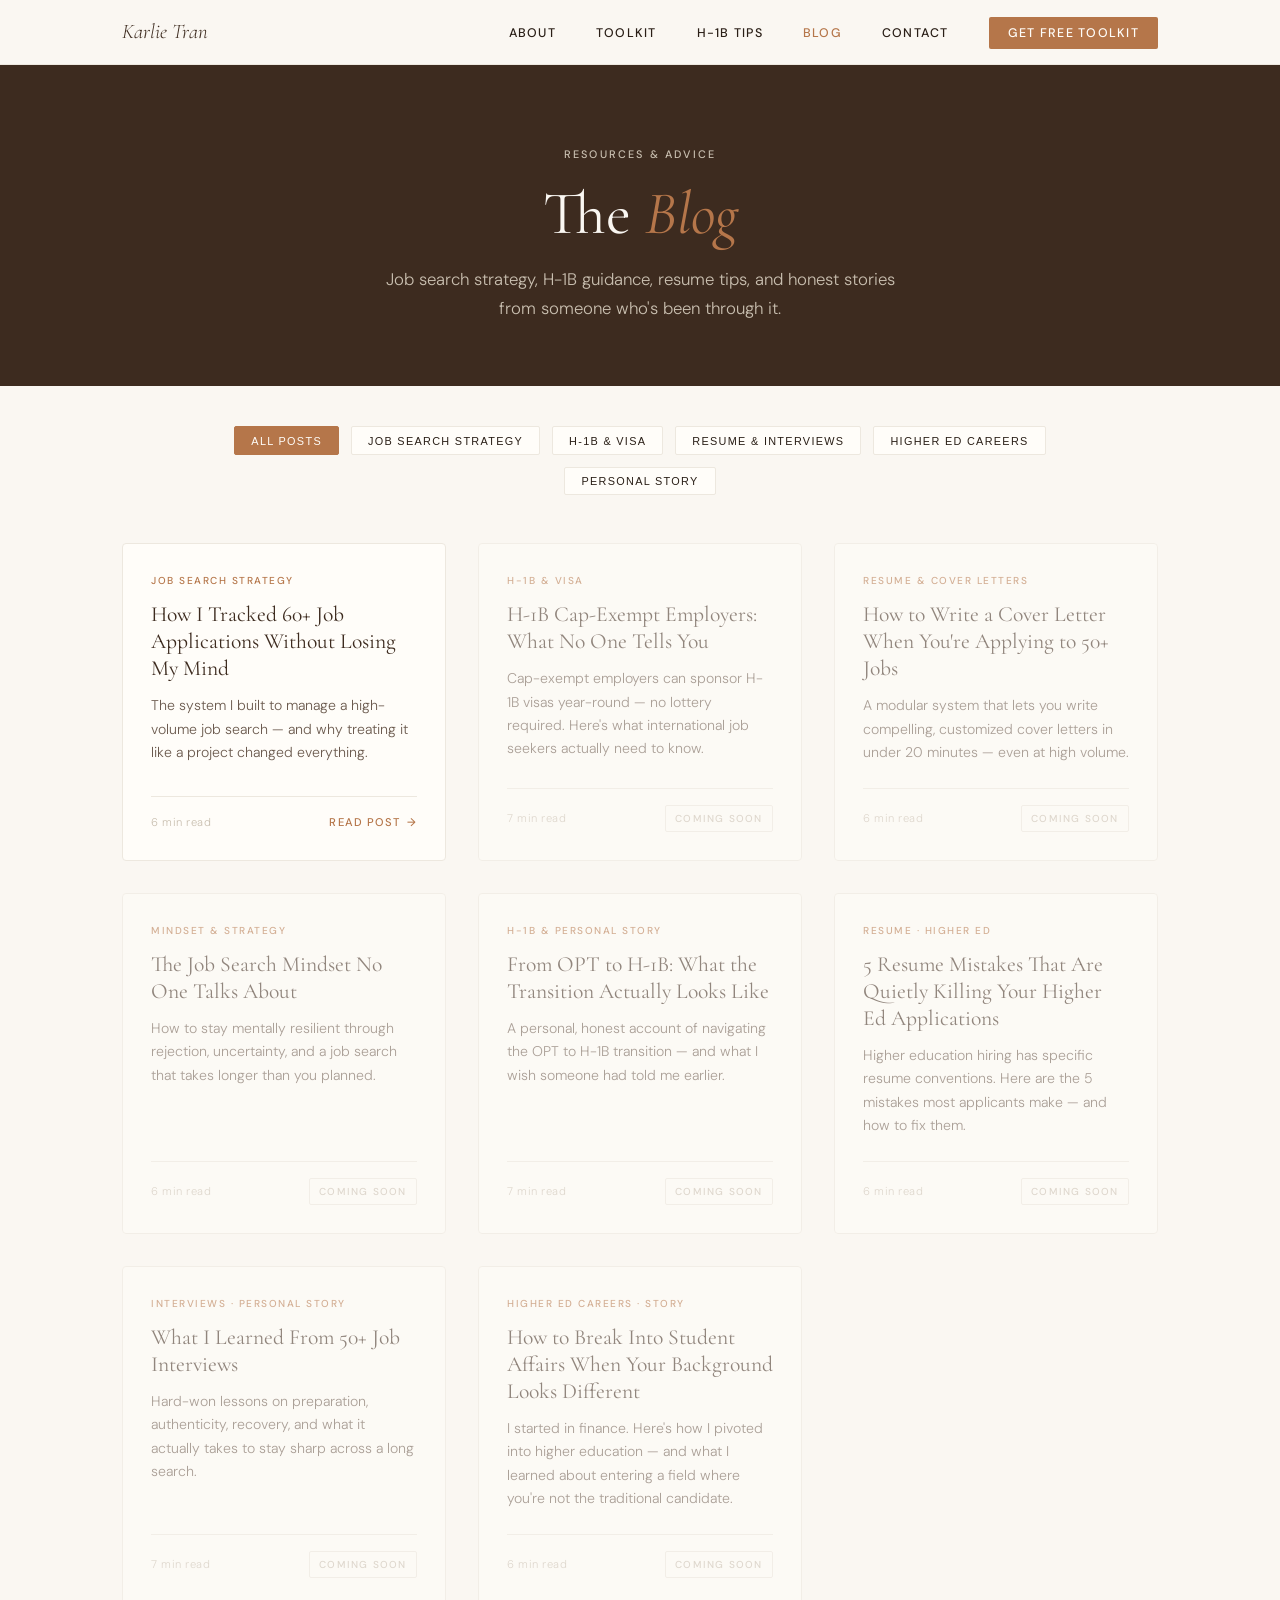
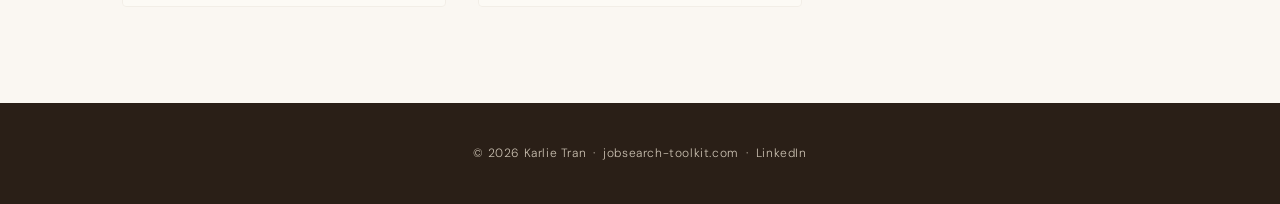
<file: blog/index.html>
<!DOCTYPE html>
<html lang="en">
<head>
  <meta charset="utf-8" />
  <meta name="viewport" content="width=device-width, initial-scale=1" />
  <title>Blog | Job Search Toolkit by Karlie Tran</title>
  <meta name="description" content="Career advice, H-1B tips, resume guidance, and job search strategy from Karlie Tran — Hall Coordinator at the University of Iowa." />
  <meta name="author" content="Karlie Tran" />
  <link rel="canonical" href="https://jobsearch-toolkit.com/blog/" />
  <meta property="og:type" content="website" />
  <meta property="og:url" content="https://jobsearch-toolkit.com/blog/" />
  <meta property="og:title" content="Blog | Job Search Toolkit by Karlie Tran" />
  <meta property="og:description" content="Career advice, H-1B tips, resume guidance, and job search strategy from Karlie Tran." />
  <link rel="preconnect" href="https://fonts.googleapis.com" />
  <link rel="preconnect" href="https://fonts.gstatic.com" crossorigin />
  <link href="https://fonts.googleapis.com/css2?family=Cormorant+Garamond:ital,wght@0,300;0,400;0,600;1,300;1,400&family=DM+Sans:wght@300;400;500&display=swap" rel="stylesheet" />
  <style>
    :root {
      --cream: #faf7f2;
      --sand: #ede8df;
      --taupe: #c9bfb0;
      --sienna: #b5764a;
      --sienna-dk: #8f5735;
      --bark: #3d2b1f;
      --ink: #2a1f17;
      --mist: #f2ede6;
      --warm-white: #fffdf9;
      --font-display: 'Cormorant Garamond', Georgia, serif;
      --font-body: 'DM Sans', system-ui, sans-serif;
      --transition: 0.3s ease;
    }
    *, *::before, *::after { box-sizing: border-box; margin: 0; padding: 0; }
    html { font-size: 16px; scroll-behavior: smooth; }
    body { background: var(--cream); color: var(--ink); font-family: var(--font-body); font-weight: 300; line-height: 1.7; }
    a { color: var(--sienna); text-decoration: none; }
    a:hover { text-decoration: underline; }
    strong { font-weight: 500; color: var(--bark); }

    /* Nav */
    nav {
      position: sticky; top: 0;
      background: rgba(250,247,242,0.94);
      backdrop-filter: blur(10px);
      border-bottom: 1px solid var(--sand);
      z-index: 10;
    }
    .nav-inner {
      display: flex; align-items: center; justify-content: space-between;
      max-width: 1100px; margin: 0 auto; padding: 0 2rem; height: 64px;
    }
    .nav-logo { font-family: var(--font-display); font-style: italic; font-size: 1.3rem; color: var(--bark); }
    .nav-links { display: flex; gap: 2.5rem; list-style: none; }
    .nav-links a { font-size: 0.78rem; font-weight: 500; letter-spacing: 0.1em; text-transform: uppercase; color: var(--ink); transition: color var(--transition); }
    .nav-links a:hover, .nav-links a.active { color: var(--sienna); text-decoration: none; }
    .nav-cta { background: var(--sienna); color: var(--warm-white) !important; padding: 0.5rem 1.2rem; border-radius: 2px; }
    .nav-cta:hover { background: var(--sienna-dk) !important; }
    .nav-toggle { display: none; flex-direction: column; gap: 5px; cursor: pointer; background: none; border: none; padding: 4px; }
    .nav-toggle span { display: block; width: 24px; height: 1.5px; background: var(--ink); }
    @media (max-width: 768px) {
      .nav-links { display: none; }
      .nav-links.open { display: flex; flex-direction: column; position: fixed; top: 64px; left: 0; right: 0; background: var(--cream); border-bottom: 1px solid var(--sand); padding: 1.5rem 2rem; gap: 1.25rem; }
      .nav-toggle { display: flex; }
      .nav-cta-li { display: none; }
    }

    /* Page hero */
    .page-hero {
      background: var(--bark);
      padding: 5rem 2rem 4rem;
      text-align: center;
    }
    .page-hero .eyebrow {
      font-size: 0.68rem; font-weight: 500; letter-spacing: 0.2em;
      text-transform: uppercase; color: var(--taupe);
      display: block; margin-bottom: 1rem;
    }
    .page-hero h1 {
      font-family: var(--font-display);
      font-size: clamp(2.5rem, 5vw, 3.8rem);
      font-weight: 400; color: var(--cream); line-height: 1.15;
      margin-bottom: 1rem;
    }
    .page-hero h1 em { font-style: italic; color: var(--sienna); }
    .page-hero p { color: var(--taupe); font-size: 1.05rem; max-width: 520px; margin: 0 auto; }

    /* Filter tags */
    .filter-bar {
      display: flex; gap: 0.75rem; flex-wrap: wrap;
      justify-content: center;
      padding: 2.5rem 2rem 0;
      max-width: 900px; margin: 0 auto;
    }
    .filter-tag {
      font-size: 0.68rem; font-weight: 500; letter-spacing: 0.12em;
      text-transform: uppercase; padding: 0.45rem 1rem;
      border: 1px solid var(--sand); border-radius: 2px;
      color: var(--ink); cursor: pointer; background: var(--warm-white);
      transition: all var(--transition);
    }
    .filter-tag:hover, .filter-tag.active {
      background: var(--sienna); color: var(--warm-white);
      border-color: var(--sienna);
    }

    /* Blog grid */
    .blog-grid {
      display: grid;
      grid-template-columns: repeat(auto-fill, minmax(300px, 1fr));
      gap: 2rem;
      max-width: 1100px; margin: 3rem auto 6rem;
      padding: 0 2rem;
    }

    /* Post card */
    .post-card {
      background: var(--warm-white);
      border: 1px solid var(--sand);
      border-radius: 4px;
      overflow: hidden;
      transition: transform var(--transition), box-shadow var(--transition);
      display: flex; flex-direction: column;
    }
    .post-card:hover {
      transform: translateY(-4px);
      box-shadow: 0 12px 40px rgba(61,43,31,0.1);
    }
    .post-card-body { padding: 1.75rem; flex: 1; display: flex; flex-direction: column; }
    .post-tag {
      font-size: 0.63rem; font-weight: 500; letter-spacing: 0.15em;
      text-transform: uppercase; color: var(--sienna);
      margin-bottom: 0.75rem; display: block;
    }
    .post-card h2 {
      font-family: var(--font-display);
      font-size: 1.35rem; font-weight: 400;
      color: var(--bark); line-height: 1.25;
      margin-bottom: 0.75rem;
    }
    .post-card p {
      font-size: 0.88rem; color: #6b5a4e;
      line-height: 1.65; flex: 1;
      margin-bottom: 1.5rem;
    }
    .post-card-footer {
      display: flex; align-items: center; justify-content: space-between;
      padding-top: 1rem;
      border-top: 1px solid var(--sand);
      margin-top: auto;
    }
    .post-meta { font-size: 0.7rem; color: var(--taupe); letter-spacing: 0.05em; }
    .read-link {
      font-size: 0.7rem; font-weight: 500; letter-spacing: 0.1em;
      text-transform: uppercase; color: var(--sienna);
      transition: gap var(--transition);
      display: inline-flex; align-items: center; gap: 0.4rem;
    }
    .read-link::after { content: '→'; transition: transform var(--transition); }
    .read-link:hover::after { transform: translateX(4px); }
    .read-link:hover { text-decoration: none; }

    /* Coming soon cards */
    .post-card--soon {
      opacity: 0.55;
      pointer-events: none;
    }
    .coming-soon-badge {
      font-size: 0.63rem; font-weight: 500; letter-spacing: 0.12em;
      text-transform: uppercase; color: var(--taupe);
      border: 1px solid var(--sand);
      padding: 0.25rem 0.6rem; border-radius: 2px;
    }

    /* Footer */
    footer { background: var(--ink); color: var(--taupe); text-align: center; padding: 2.5rem; font-size: 0.75rem; letter-spacing: 0.05em; }
    footer a { color: var(--taupe); }
    footer a:hover { color: var(--cream); }
  </style>
</head>
<body>

  <nav>
    <div class="nav-inner">
      <a href="https://jobsearch-toolkit.com" class="nav-logo">Karlie Tran</a>
      <ul class="nav-links" id="nav-links">
        <li><a href="https://jobsearch-toolkit.com/#about">About</a></li>
        <li><a href="https://jobsearch-toolkit.com/#toolkit">Toolkit</a></li>
        <li><a href="https://jobsearch-toolkit.com/#h1b">H-1B Tips</a></li>
        <li><a href="https://jobsearch-toolkit.com/blog/" class="active">Blog</a></li>
        <li><a href="https://jobsearch-toolkit.com/#contact">Contact</a></li>
        <li class="nav-cta-li"><a href="https://jobsearch-toolkit.com/#toolkit" class="nav-cta">Get Free Toolkit</a></li>
      </ul>
      <button class="nav-toggle" id="nav-toggle" aria-label="Toggle navigation">
        <span></span><span></span><span></span>
      </button>
    </div>
  </nav>

  <header class="page-hero">
    <span class="eyebrow">Resources & Advice</span>
    <h1>The <em>Blog</em></h1>
    <p>Job search strategy, H-1B guidance, resume tips, and honest stories from someone who's been through it.</p>
  </header>

  <!-- Filter tags -->
  <div class="filter-bar">
    <button class="filter-tag active" data-filter="all">All Posts</button>
    <button class="filter-tag" data-filter="strategy">Job Search Strategy</button>
    <button class="filter-tag" data-filter="h1b">H-1B & Visa</button>
    <button class="filter-tag" data-filter="resume">Resume & Interviews</button>
    <button class="filter-tag" data-filter="highered">Higher Ed Careers</button>
    <button class="filter-tag" data-filter="story">Personal Story</button>
  </div>

  <!-- Blog grid -->
  <main class="blog-grid" id="blog-grid">

    <article class="post-card" data-tags="strategy">
      <div class="post-card-body">
        <span class="post-tag">Job Search Strategy</span>
        <h2>How I Tracked 60+ Job Applications Without Losing My Mind</h2>
        <p>The system I built to manage a high-volume job search — and why treating it like a project changed everything.</p>
        <div class="post-card-footer">
          <span class="post-meta">6 min read</span>
          <a href="https://jobsearch-toolkit.com/blog/how-i-tracked-60-applications.html" class="read-link">Read post</a>
        </div>
      </div>
    </article>

    <article class="post-card post-card--soon" data-tags="h1b">
      <div class="post-card-body">
        <span class="post-tag">H-1B & Visa</span>
        <h2>H-1B Cap-Exempt Employers: What No One Tells You</h2>
        <p>Cap-exempt employers can sponsor H-1B visas year-round — no lottery required. Here's what international job seekers actually need to know.</p>
        <div class="post-card-footer">
          <span class="post-meta">7 min read</span>
          <span class="coming-soon-badge">Coming Soon</span>
        </div>
      </div>
    </article>

    <article class="post-card post-card--soon" data-tags="resume">
      <div class="post-card-body">
        <span class="post-tag">Resume & Cover Letters</span>
        <h2>How to Write a Cover Letter When You're Applying to 50+ Jobs</h2>
        <p>A modular system that lets you write compelling, customized cover letters in under 20 minutes — even at high volume.</p>
        <div class="post-card-footer">
          <span class="post-meta">6 min read</span>
          <span class="coming-soon-badge">Coming Soon</span>
        </div>
      </div>
    </article>

    <article class="post-card post-card--soon" data-tags="strategy story">
      <div class="post-card-body">
        <span class="post-tag">Mindset & Strategy</span>
        <h2>The Job Search Mindset No One Talks About</h2>
        <p>How to stay mentally resilient through rejection, uncertainty, and a job search that takes longer than you planned.</p>
        <div class="post-card-footer">
          <span class="post-meta">6 min read</span>
          <span class="coming-soon-badge">Coming Soon</span>
        </div>
      </div>
    </article>

    <article class="post-card post-card--soon" data-tags="h1b story">
      <div class="post-card-body">
        <span class="post-tag">H-1B & Personal Story</span>
        <h2>From OPT to H-1B: What the Transition Actually Looks Like</h2>
        <p>A personal, honest account of navigating the OPT to H-1B transition — and what I wish someone had told me earlier.</p>
        <div class="post-card-footer">
          <span class="post-meta">7 min read</span>
          <span class="coming-soon-badge">Coming Soon</span>
        </div>
      </div>
    </article>

    <article class="post-card post-card--soon" data-tags="resume highered">
      <div class="post-card-body">
        <span class="post-tag">Resume · Higher Ed</span>
        <h2>5 Resume Mistakes That Are Quietly Killing Your Higher Ed Applications</h2>
        <p>Higher education hiring has specific resume conventions. Here are the 5 mistakes most applicants make — and how to fix them.</p>
        <div class="post-card-footer">
          <span class="post-meta">6 min read</span>
          <span class="coming-soon-badge">Coming Soon</span>
        </div>
      </div>
    </article>

    <article class="post-card post-card--soon" data-tags="resume story">
      <div class="post-card-body">
        <span class="post-tag">Interviews · Personal Story</span>
        <h2>What I Learned From 50+ Job Interviews</h2>
        <p>Hard-won lessons on preparation, authenticity, recovery, and what it actually takes to stay sharp across a long search.</p>
        <div class="post-card-footer">
          <span class="post-meta">7 min read</span>
          <span class="coming-soon-badge">Coming Soon</span>
        </div>
      </div>
    </article>

    <article class="post-card post-card--soon" data-tags="highered story">
      <div class="post-card-body">
        <span class="post-tag">Higher Ed Careers · Story</span>
        <h2>How to Break Into Student Affairs When Your Background Looks Different</h2>
        <p>I started in finance. Here's how I pivoted into higher education — and what I learned about entering a field where you're not the traditional candidate.</p>
        <div class="post-card-footer">
          <span class="post-meta">6 min read</span>
          <span class="coming-soon-badge">Coming Soon</span>
        </div>
      </div>
    </article>

  </main>

  <footer>
    <p>&copy; 2026 Karlie Tran &nbsp;·&nbsp; <a href="https://jobsearch-toolkit.com">jobsearch-toolkit.com</a> &nbsp;·&nbsp; <a href="https://www.linkedin.com/in/karlietran/" target="_blank" rel="noopener me">LinkedIn</a></p>
  </footer>

  <script>
    // Mobile nav
    const toggle = document.getElementById('nav-toggle');
    const navLinks = document.getElementById('nav-links');
    toggle.addEventListener('click', () => navLinks.classList.toggle('open'));

    // Filter tags
    const filterBtns = document.querySelectorAll('.filter-tag');
    const cards = document.querySelectorAll('.post-card');

    filterBtns.forEach(btn => {
      btn.addEventListener('click', () => {
        filterBtns.forEach(b => b.classList.remove('active'));
        btn.classList.add('active');
        const filter = btn.dataset.filter;
        cards.forEach(card => {
          const tags = card.dataset.tags || '';
          card.style.display = (filter === 'all' || tags.includes(filter)) ? 'flex' : 'none';
        });
      });
    });
  </script>

</body>
</html>
</file>
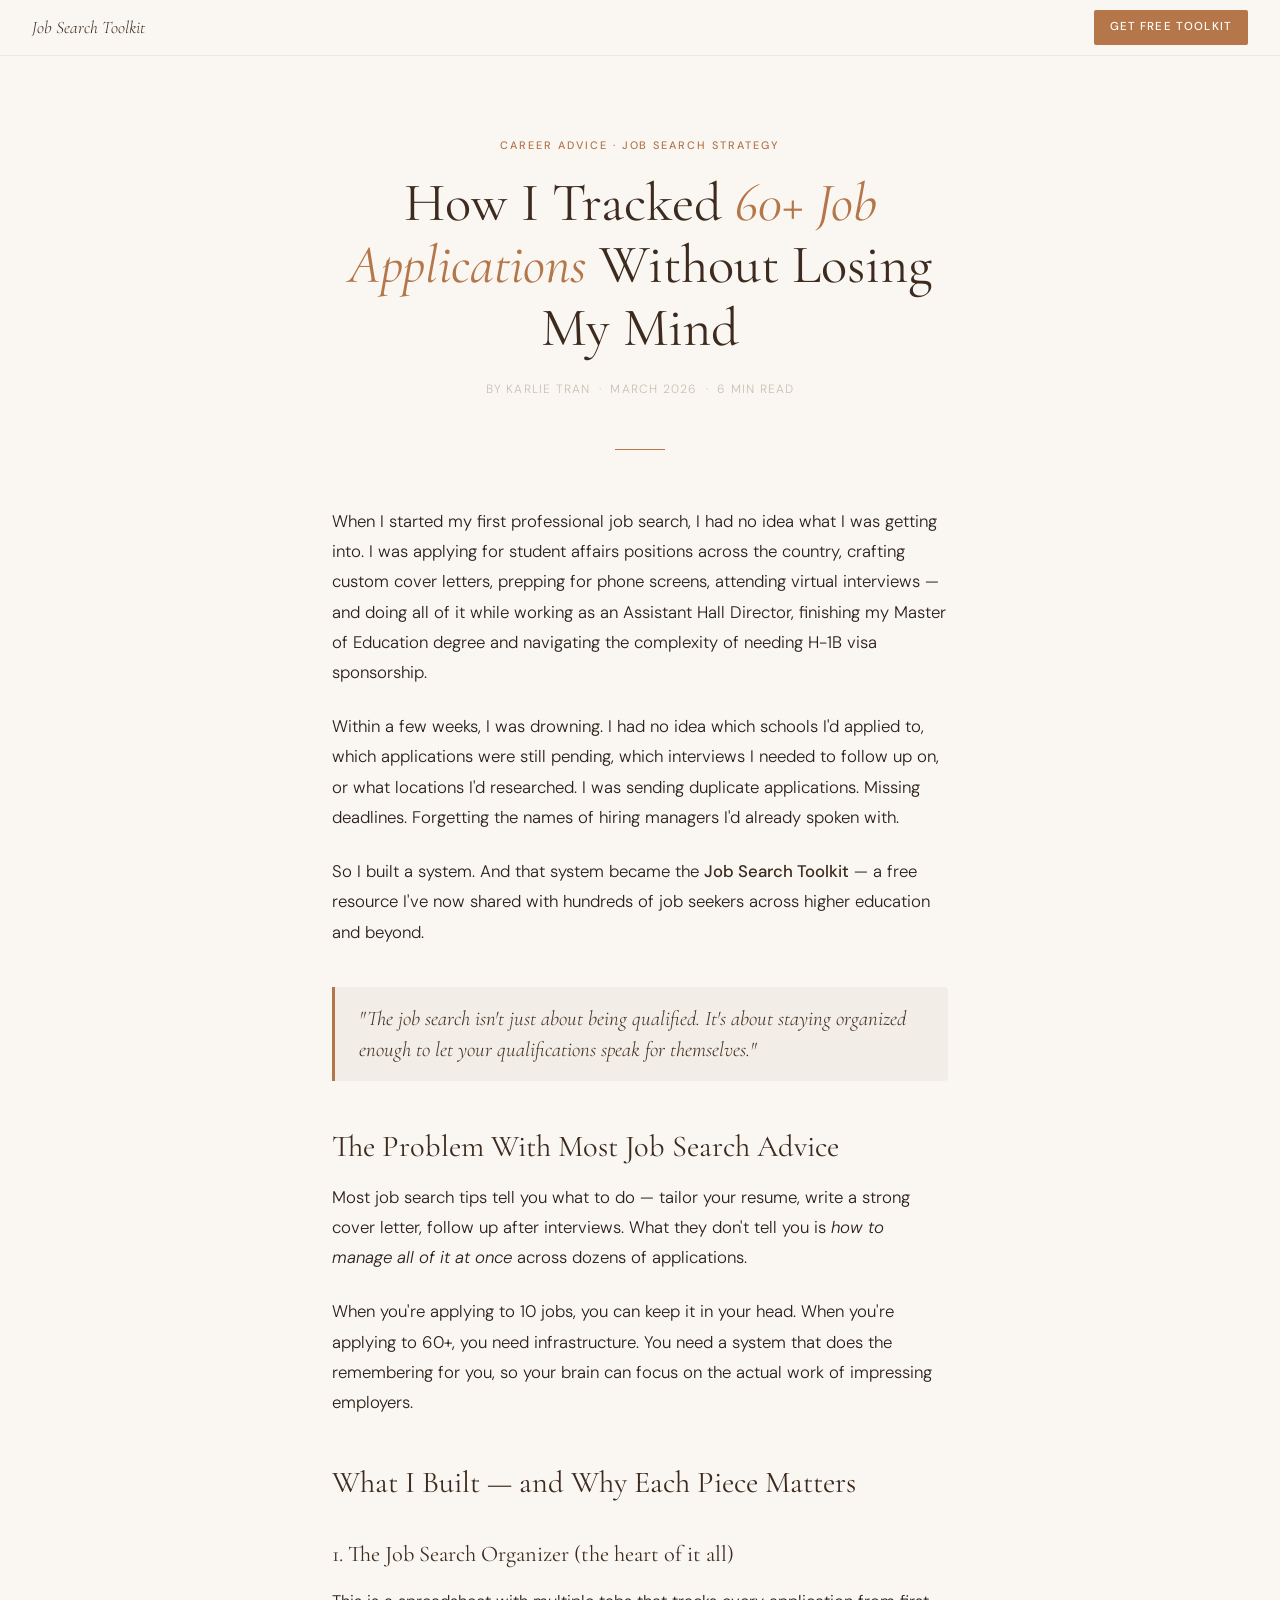
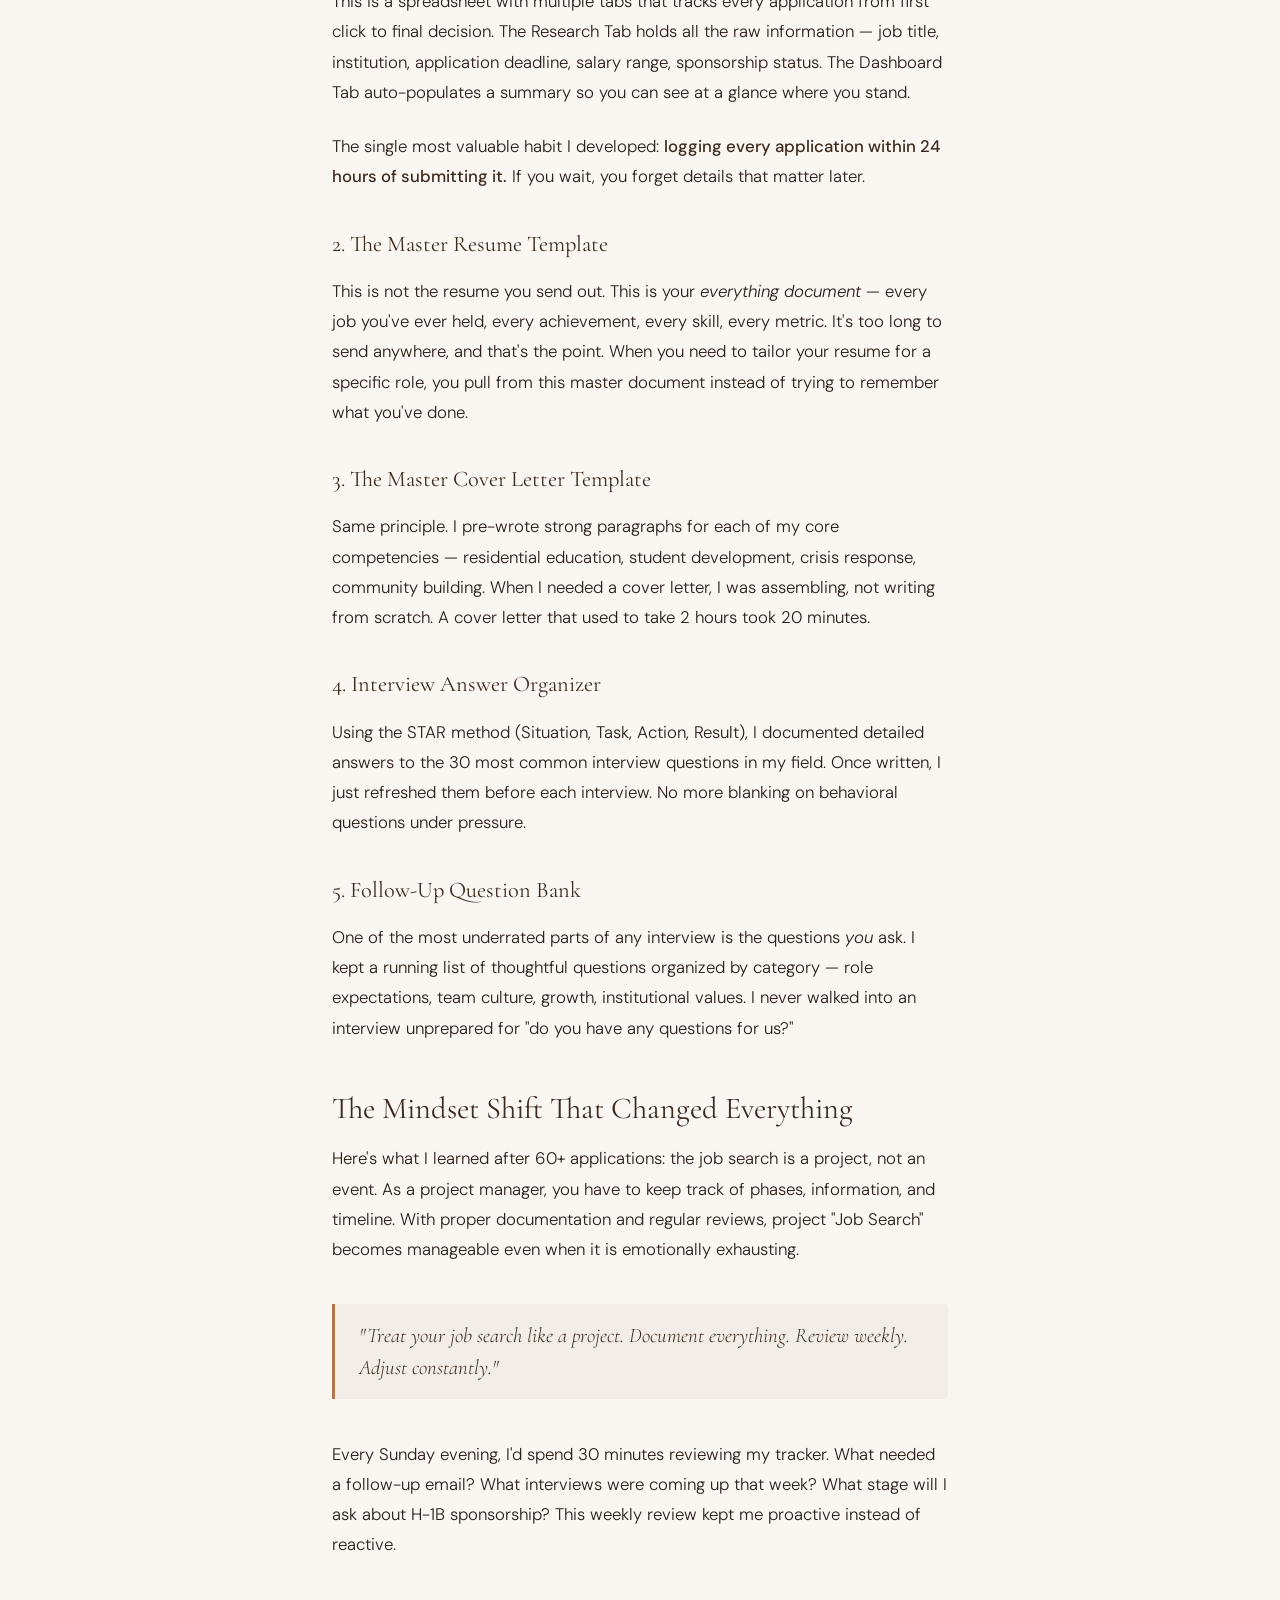
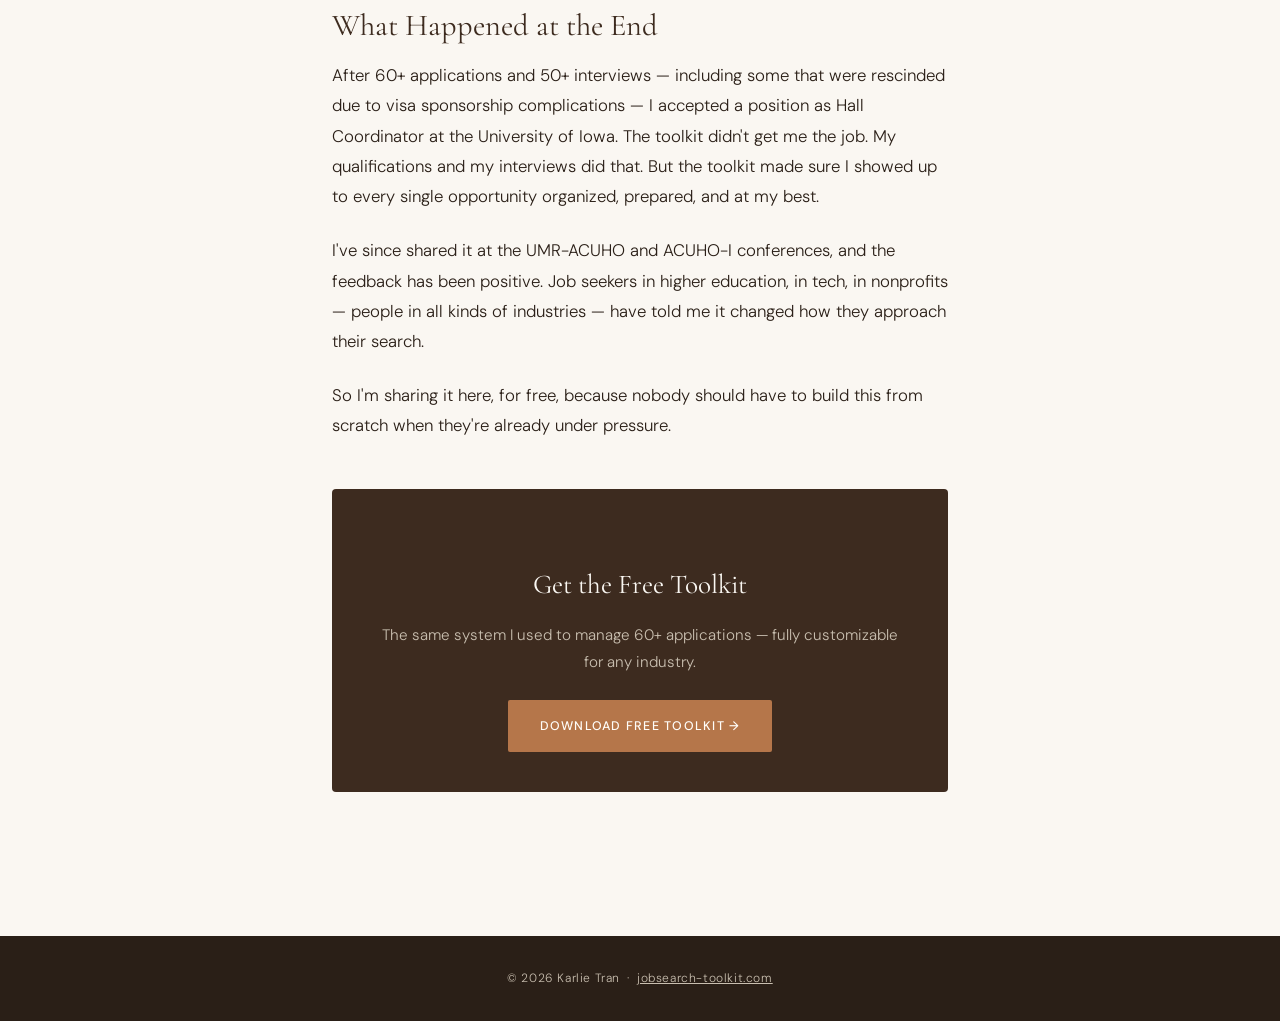
<file: blog/blog-1-how-i-tracked-60-applications.html>
<!DOCTYPE html>
<html lang="en">
<head>
  <meta charset="utf-8" />
  <meta name="viewport" content="width=device-width, initial-scale=1" />

  <title>How I Tracked 60+ Job Applications Without Losing My Mind | Karlie Tran</title>
  <meta name="description" content="Applying to 60+ jobs is overwhelming — unless you have a system. Here's exactly how Karlie Tran built a free job search toolkit that kept her organized, sane, and eventually employed." />
  <meta name="author" content="Karlie Tran" />
  <link rel="canonical" href="https://jobsearch-toolkit.com/blog/how-i-tracked-60-applications" />

  <meta property="og:type" content="article" />
  <meta property="og:url" content="https://jobsearch-toolkit.com/blog/how-i-tracked-60-applications" />
  <meta property="og:title" content="How I Tracked 60+ Job Applications Without Losing My Mind" />
  <meta property="og:description" content="Applying to 60+ jobs is overwhelming — unless you have a system. Here's the free toolkit that kept me organized and sane." />
  <meta property="og:image" content="https://jobsearch-toolkit.com/images/toolkit-gdrive.jpg" />

  <script type="application/ld+json">
  {
    "@context": "https://schema.org",
    "@type": "BlogPosting",
    "headline": "How I Tracked 60+ Job Applications Without Losing My Mind",
    "author": { "@type": "Person", "name": "Karlie Tran" },
    "publisher": { "@type": "Organization", "name": "Job Search Toolkit", "url": "https://jobsearch-toolkit.com" },
    "datePublished": "2026-03-09",
    "url": "https://jobsearch-toolkit.com/blog/how-i-tracked-60-applications",
    "description": "Applying to 60+ jobs is overwhelming — unless you have a system."
  }
  </script>

  <link rel="preconnect" href="https://fonts.googleapis.com" />
  <link rel="preconnect" href="https://fonts.gstatic.com" crossorigin />
  <link href="https://fonts.googleapis.com/css2?family=Cormorant+Garamond:ital,wght@0,300;0,400;0,600;1,300;1,400&family=DM+Sans:wght@300;400;500&display=swap" rel="stylesheet" />

  <style>
    :root {
      --cream: #faf7f2;
      --sand: #ede8df;
      --taupe: #c9bfb0;
      --sienna: #b5764a;
      --sienna-dk: #8f5735;
      --bark: #3d2b1f;
      --ink: #2a1f17;
      --mist: #f2ede6;
      --font-display: 'Cormorant Garamond', Georgia, serif;
      --font-body: 'DM Sans', system-ui, sans-serif;
      --max-w: 680px;
      --transition: 0.3s ease;
    }
    *, *::before, *::after { box-sizing: border-box; margin: 0; padding: 0; }
    html { font-size: 16px; scroll-behavior: smooth; }
    body {
      background: var(--cream);
      color: var(--ink);
      font-family: var(--font-body);
      font-weight: 300;
      line-height: 1.8;
    }
    a { color: var(--sienna); }
    a:hover { color: var(--sienna-dk); }

    /* Nav */
    nav {
      position: sticky; top: 0;
      background: rgba(250,247,242,0.94);
      backdrop-filter: blur(10px);
      border-bottom: 1px solid var(--sand);
      padding: 0 2rem;
      height: 56px;
      display: flex;
      align-items: center;
      justify-content: space-between;
      z-index: 10;
    }
    .nav-home {
      font-family: var(--font-display);
      font-style: italic;
      font-size: 1.1rem;
      color: var(--bark);
      text-decoration: none;
    }
    .nav-cta {
      font-size: 0.72rem;
      font-weight: 500;
      letter-spacing: 0.1em;
      text-transform: uppercase;
      background: var(--sienna);
      color: #fffdf9;
      padding: 0.45rem 1rem;
      border-radius: 2px;
      text-decoration: none;
      transition: background var(--transition);
    }
    .nav-cta:hover { background: var(--sienna-dk); color: #fffdf9; }

    /* Hero */
    .post-hero {
      max-width: var(--max-w);
      margin: 5rem auto 0;
      padding: 0 2rem;
      text-align: center;
    }
    .post-eyebrow {
      font-size: 0.68rem;
      font-weight: 500;
      letter-spacing: 0.18em;
      text-transform: uppercase;
      color: var(--sienna);
      display: block;
      margin-bottom: 1rem;
    }
    .post-title {
      font-family: var(--font-display);
      font-size: clamp(2.2rem, 5vw, 3.4rem);
      font-weight: 400;
      color: var(--bark);
      line-height: 1.15;
      margin-bottom: 1.25rem;
    }
    .post-title em { font-style: italic; color: var(--sienna); }
    .post-meta {
      font-size: 0.75rem;
      letter-spacing: 0.1em;
      text-transform: uppercase;
      color: var(--taupe);
      margin-bottom: 3rem;
    }
    .post-divider {
      width: 50px; height: 1px;
      background: var(--sienna);
      margin: 0 auto 3.5rem;
    }

    /* Body */
    .post-body {
      max-width: var(--max-w);
      margin: 0 auto;
      padding: 0 2rem 6rem;
    }
    .post-body p { margin-bottom: 1.5rem; font-size: 1.05rem; }
    .post-body h2 {
      font-family: var(--font-display);
      font-size: 1.9rem;
      font-weight: 400;
      color: var(--bark);
      margin: 3rem 0 1rem;
      line-height: 1.2;
    }
    .post-body h3 {
      font-family: var(--font-display);
      font-size: 1.4rem;
      font-weight: 400;
      color: var(--bark);
      margin: 2rem 0 0.75rem;
    }
    .post-body ul, .post-body ol {
      padding-left: 1.4rem;
      margin-bottom: 1.5rem;
    }
    .post-body li { margin-bottom: 0.6rem; font-size: 1.05rem; }
    .post-body strong { font-weight: 500; color: var(--bark); }

    .pullquote {
      border-left: 3px solid var(--sienna);
      padding: 1rem 1.5rem;
      margin: 2.5rem 0;
      background: var(--mist);
      border-radius: 0 4px 4px 0;
    }
    .pullquote p {
      font-family: var(--font-display);
      font-size: 1.3rem;
      font-style: italic;
      color: var(--bark);
      margin: 0;
      line-height: 1.5;
    }

    .cta-box {
      background: var(--bark);
      color: var(--cream);
      border-radius: 4px;
      padding: 2.5rem;
      text-align: center;
      margin: 3rem 0;
    }
    .cta-box h3 {
      font-family: var(--font-display);
      font-size: 1.7rem;
      font-weight: 400;
      color: var(--cream);
      margin-bottom: 0.75rem;
    }
    .cta-box p { color: #c9bfb0; font-size: 0.95rem; margin-bottom: 1.5rem; }
    .cta-btn {
      display: inline-block;
      background: var(--sienna);
      color: #fffdf9;
      font-size: 0.78rem;
      font-weight: 500;
      letter-spacing: 0.1em;
      text-transform: uppercase;
      padding: 0.9rem 2rem;
      border-radius: 2px;
      text-decoration: none;
      transition: background var(--transition);
    }
    .cta-btn:hover { background: var(--sienna-dk); color: #fffdf9; }

    footer {
      background: var(--ink);
      color: var(--taupe);
      text-align: center;
      padding: 2rem;
      font-size: 0.75rem;
      letter-spacing: 0.05em;
    }
    footer a { color: var(--taupe); }
  </style>
</head>
<body>

  <nav>
    <a href="https://jobsearch-toolkit.com" class="nav-home">Job Search Toolkit</a>
    <a href="https://jobsearch-toolkit.com/#toolkit" class="nav-cta">Get Free Toolkit</a>
  </nav>

  <header class="post-hero">
    <span class="post-eyebrow">Career Advice · Job Search Strategy</span>
    <h1 class="post-title">How I Tracked <em>60+ Job Applications</em> Without Losing My Mind</h1>
    <p class="post-meta">By Karlie Tran &nbsp;·&nbsp; March 2026 &nbsp;·&nbsp; 6 min read</p>
    <div class="post-divider"></div>
  </header>

  <article class="post-body">

    <p>When I started my first professional job search, I had no idea what I was getting into. I was applying for student affairs positions across the country, crafting custom cover letters, prepping for phone screens, attending virtual interviews — and doing all of it while working as an Assistant Hall Director, finishing my Master of Education degree and navigating the complexity of needing H-1B visa sponsorship.</p>

    <p>Within a few weeks, I was drowning. I had no idea which schools I'd applied to, which applications were still pending, which interviews I needed to follow up on, or what locations I'd researched. I was sending duplicate applications. Missing deadlines. Forgetting the names of hiring managers I'd already spoken with.</p>

    <p>So I built a system. And that system became the <strong>Job Search Toolkit</strong> — a free resource I've now shared with hundreds of job seekers across higher education and beyond.</p>

    <div class="pullquote">
      <p>"The job search isn't just about being qualified. It's about staying organized enough to let your qualifications speak for themselves."</p>
    </div>

    <h2>The Problem With Most Job Search Advice</h2>

    <p>Most job search tips tell you what to do — tailor your resume, write a strong cover letter, follow up after interviews. What they don't tell you is <em>how to manage all of it at once</em> across dozens of applications.</p>

    <p>When you're applying to 10 jobs, you can keep it in your head. When you're applying to 60+, you need infrastructure. You need a system that does the remembering for you, so your brain can focus on the actual work of impressing employers.</p>

    <h2>What I Built — and Why Each Piece Matters</h2>

    <h3>1. The Job Search Organizer (the heart of it all)</h3>
    <p>This is a spreadsheet with multiple tabs that tracks every application from first click to final decision. The Research Tab holds all the raw information — job title, institution, application deadline, salary range, sponsorship status. The Dashboard Tab auto-populates a summary so you can see at a glance where you stand.</p>
    <p>The single most valuable habit I developed: <strong>logging every application within 24 hours of submitting it.</strong> If you wait, you forget details that matter later.</p>

    <h3>2. The Master Resume Template</h3>
    <p>This is not the resume you send out. This is your <em>everything document</em> — every job you've ever held, every achievement, every skill, every metric. It's too long to send anywhere, and that's the point. When you need to tailor your resume for a specific role, you pull from this master document instead of trying to remember what you've done.</p>

    <h3>3. The Master Cover Letter Template</h3>
    <p>Same principle. I pre-wrote strong paragraphs for each of my core competencies — residential education, student development, crisis response, community building. When I needed a cover letter, I was assembling, not writing from scratch. A cover letter that used to take 2 hours took 20 minutes.</p>

    <h3>4. Interview Answer Organizer</h3>
    <p>Using the STAR method (Situation, Task, Action, Result), I documented detailed answers to the 30 most common interview questions in my field. Once written, I just refreshed them before each interview. No more blanking on behavioral questions under pressure.</p>

    <h3>5. Follow-Up Question Bank</h3>
    <p>One of the most underrated parts of any interview is the questions <em>you</em> ask. I kept a running list of thoughtful questions organized by category — role expectations, team culture, growth, institutional values. I never walked into an interview unprepared for "do you have any questions for us?"</p>

    <h2>The Mindset Shift That Changed Everything</h2>

    <p>Here's what I learned after 60+ applications: the job search is a project, not an event. As a project manager, you have to keep track of phases, information, and timeline. With proper documentation and regular reviews, project "Job Search" becomes manageable even when it is emotionally exhausting.</p>

    <div class="pullquote">
      <p>"Treat your job search like a project. Document everything. Review weekly. Adjust constantly."</p>
    </div>

    <p>Every Sunday evening, I'd spend 30 minutes reviewing my tracker. What needed a follow-up email? What interviews were coming up that week? What stage will I ask about H-1B sponsorship? This weekly review kept me proactive instead of reactive.</p>

    <h2>What Happened at the End</h2>

    <p>After 60+ applications and 50+ interviews — including some that were rescinded due to visa sponsorship complications — I accepted a position as Hall Coordinator at the University of Iowa. The toolkit didn't get me the job. My qualifications and my interviews did that. But the toolkit made sure I showed up to every single opportunity organized, prepared, and at my best.</p>

    <p>I've since shared it at the UMR-ACUHO and ACUHO-I conferences, and the feedback has been positive. Job seekers in higher education, in tech, in nonprofits — people in all kinds of industries — have told me it changed how they approach their search.</p>

    <p>So I'm sharing it here, for free, because nobody should have to build this from scratch when they're already under pressure.</p>

    <div class="cta-box">
      <h3>Get the Free Toolkit</h3>
      <p>The same system I used to manage 60+ applications — fully customizable for any industry.</p>
      <a href="https://jobsearch-toolkit.com/#toolkit" class="cta-btn">Download Free Toolkit →</a>
    </div>

  </article>

  <footer>
    <p>&copy; 2026 Karlie Tran &nbsp;·&nbsp; <a href="https://jobsearch-toolkit.com">jobsearch-toolkit.com</a></p>
  </footer>

</body>
</html>
</file>
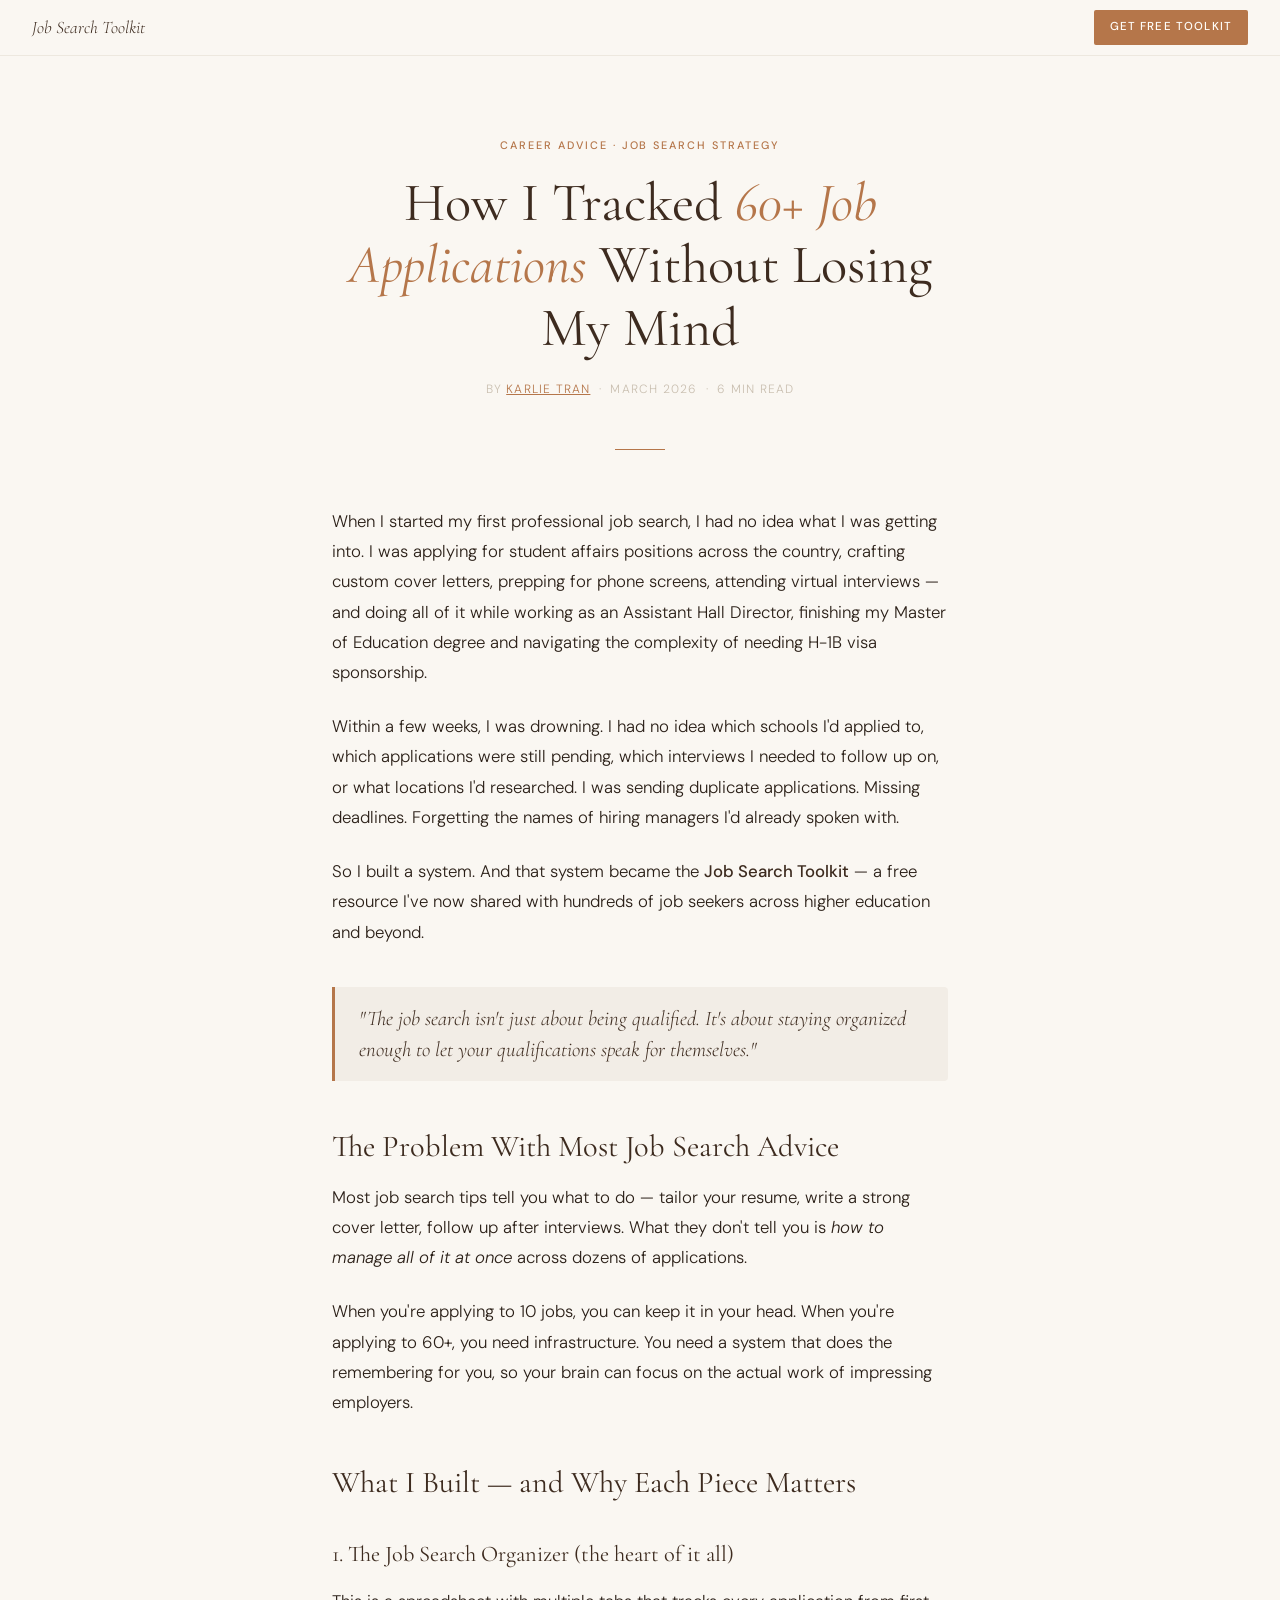
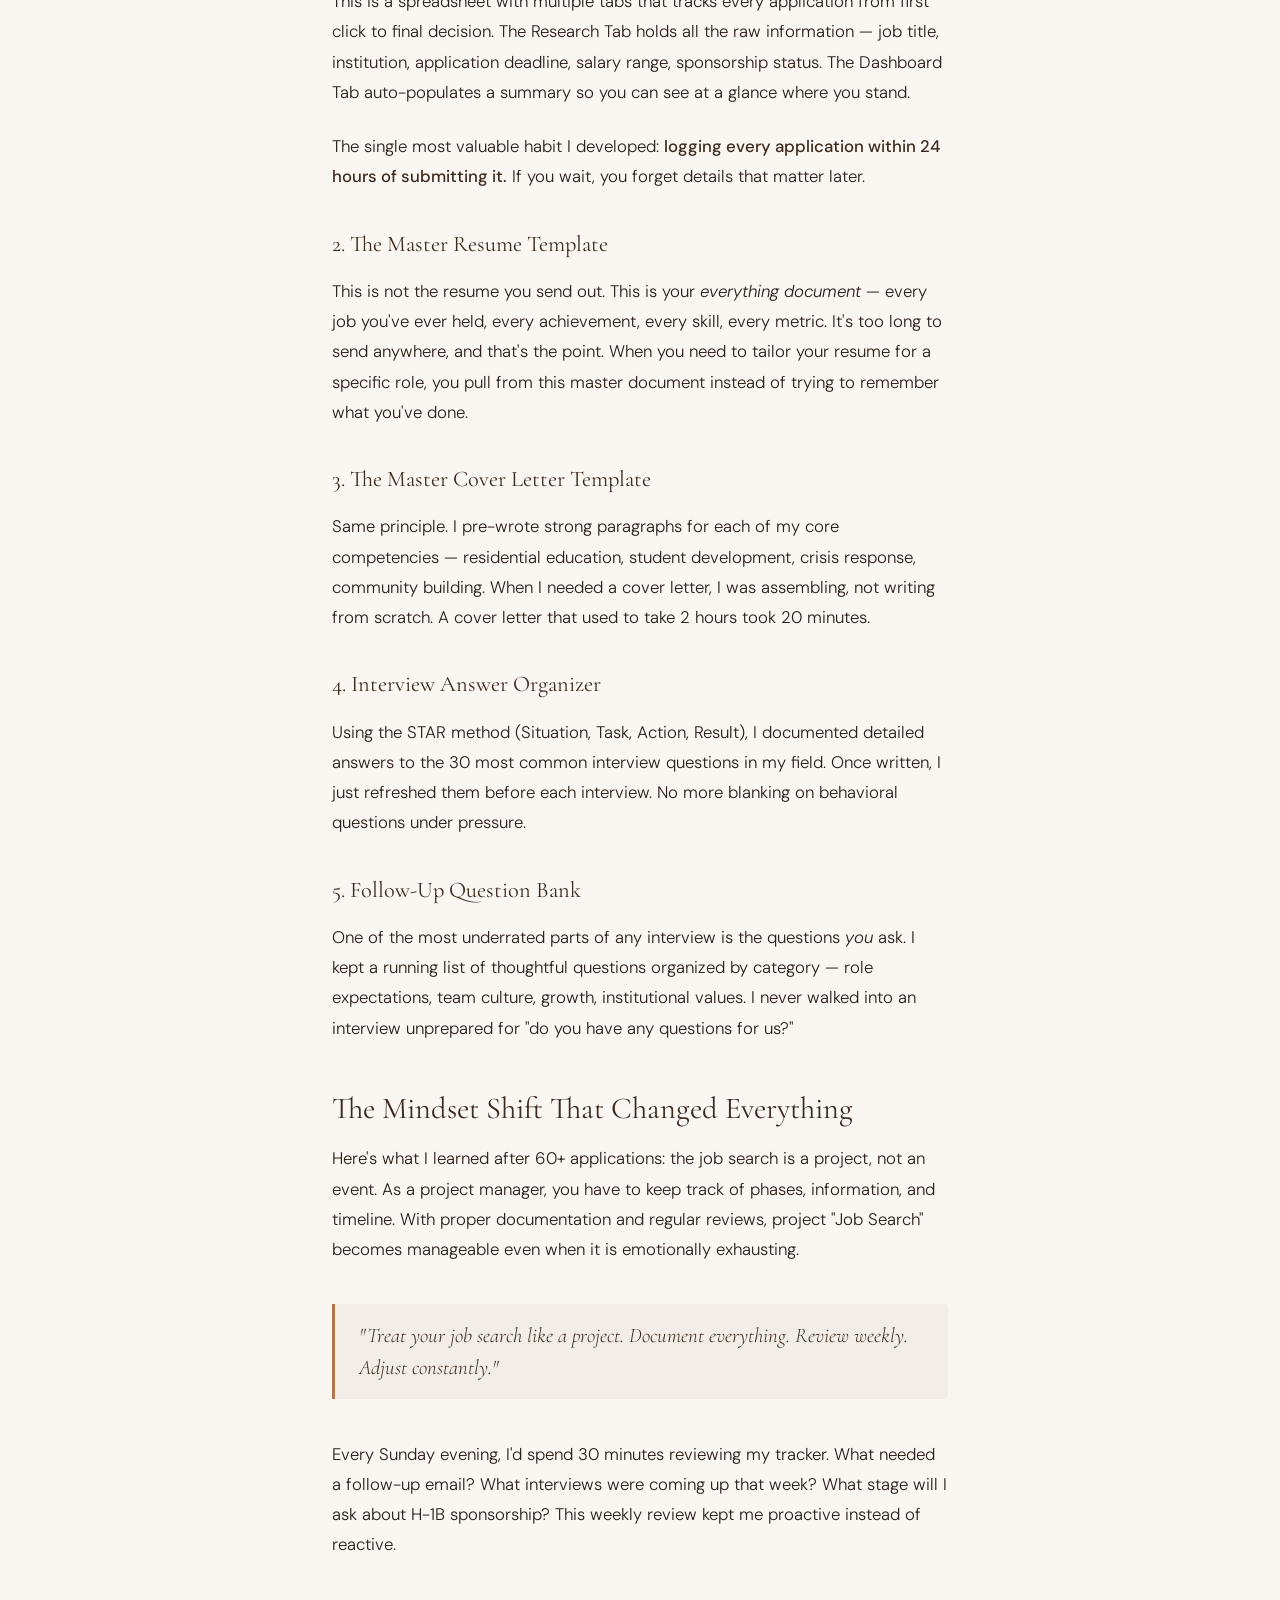
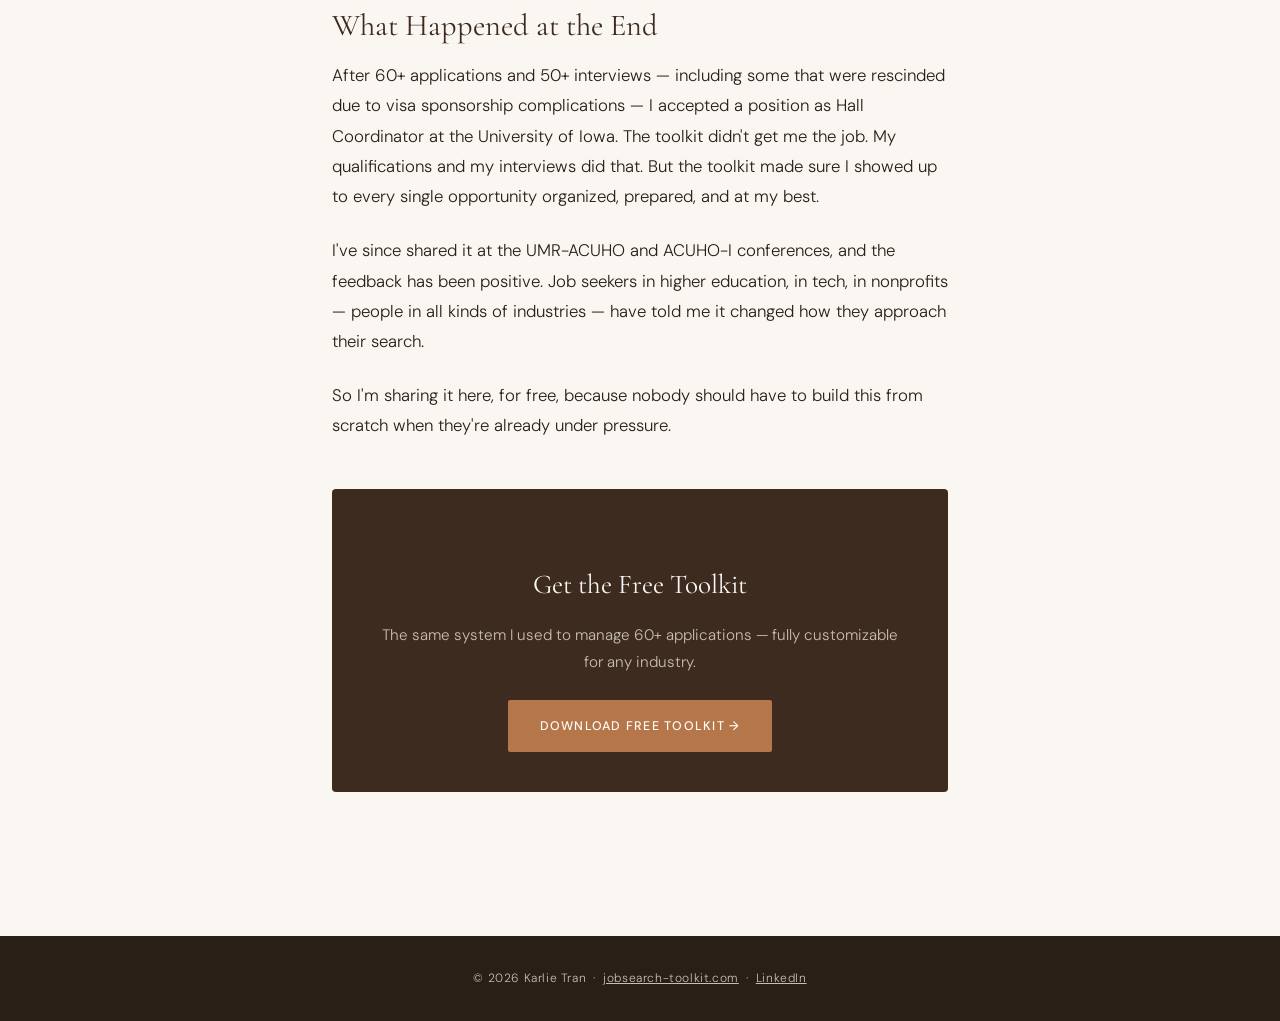
<file: blog/how-i-tracked-60-applications.html>
<!DOCTYPE html>
<html lang="en">
<head>
  <meta charset="utf-8" />
  <meta name="viewport" content="width=device-width, initial-scale=1" />

  <title>How I Tracked 60+ Job Applications Without Losing My Mind | Karlie Tran</title>
  <meta name="description" content="Applying to 60+ jobs is overwhelming — unless you have a system. Here's exactly how Karlie Tran built a free job search toolkit that kept her organized, sane, and eventually employed." />
  <meta name="author" content="Karlie Tran" />
  <link rel="canonical" href="https://jobsearch-toolkit.com/blog/how-i-tracked-60-applications.html" />

  <meta property="og:type" content="article" />
  <meta property="og:url" content="https://jobsearch-toolkit.com/blog/how-i-tracked-60-applications.html" />
  <meta property="og:title" content="How I Tracked 60+ Job Applications Without Losing My Mind" />
  <meta property="og:description" content="Applying to 60+ jobs is overwhelming — unless you have a system. Here's the free toolkit that kept me organized and sane." />
  <meta property="og:image" content="https://jobsearch-toolkit.com/images/toolkit-gdrive.jpg" />

  <script type="application/ld+json">
  {
    "@context": "https://schema.org",
    "@type": "BlogPosting",
    "headline": "How I Tracked 60+ Job Applications Without Losing My Mind",
    "author": { "@type": "Person", "name": "Karlie Tran", "url": "https://www.linkedin.com/in/karlietran/" },
    "publisher": { "@type": "Organization", "name": "Job Search Toolkit", "url": "https://jobsearch-toolkit.com" },
    "datePublished": "2026-03-09",
    "url": "https://jobsearch-toolkit.com/blog/how-i-tracked-60-applications.html",
    "description": "Applying to 60+ jobs is overwhelming — unless you have a system."
  }
  </script>

  <link rel="preconnect" href="https://fonts.googleapis.com" />
  <link rel="preconnect" href="https://fonts.gstatic.com" crossorigin />
  <link href="https://fonts.googleapis.com/css2?family=Cormorant+Garamond:ital,wght@0,300;0,400;0,600;1,300;1,400&family=DM+Sans:wght@300;400;500&display=swap" rel="stylesheet" />

  <style>
    :root {
      --cream: #faf7f2;
      --sand: #ede8df;
      --taupe: #c9bfb0;
      --sienna: #b5764a;
      --sienna-dk: #8f5735;
      --bark: #3d2b1f;
      --ink: #2a1f17;
      --mist: #f2ede6;
      --font-display: 'Cormorant Garamond', Georgia, serif;
      --font-body: 'DM Sans', system-ui, sans-serif;
      --max-w: 680px;
      --transition: 0.3s ease;
    }
    *, *::before, *::after { box-sizing: border-box; margin: 0; padding: 0; }
    html { font-size: 16px; scroll-behavior: smooth; }
    body {
      background: var(--cream);
      color: var(--ink);
      font-family: var(--font-body);
      font-weight: 300;
      line-height: 1.8;
    }
    a { color: var(--sienna); }
    a:hover { color: var(--sienna-dk); }

    /* Nav */
    nav {
      position: sticky; top: 0;
      background: rgba(250,247,242,0.94);
      backdrop-filter: blur(10px);
      border-bottom: 1px solid var(--sand);
      padding: 0 2rem;
      height: 56px;
      display: flex;
      align-items: center;
      justify-content: space-between;
      z-index: 10;
    }
    .nav-home {
      font-family: var(--font-display);
      font-style: italic;
      font-size: 1.1rem;
      color: var(--bark);
      text-decoration: none;
    }
    .nav-cta {
      font-size: 0.72rem;
      font-weight: 500;
      letter-spacing: 0.1em;
      text-transform: uppercase;
      background: var(--sienna);
      color: #fffdf9;
      padding: 0.45rem 1rem;
      border-radius: 2px;
      text-decoration: none;
      transition: background var(--transition);
    }
    .nav-cta:hover { background: var(--sienna-dk); color: #fffdf9; }

    /* Hero */
    .post-hero {
      max-width: var(--max-w);
      margin: 5rem auto 0;
      padding: 0 2rem;
      text-align: center;
    }
    .post-eyebrow {
      font-size: 0.68rem;
      font-weight: 500;
      letter-spacing: 0.18em;
      text-transform: uppercase;
      color: var(--sienna);
      display: block;
      margin-bottom: 1rem;
    }
    .post-title {
      font-family: var(--font-display);
      font-size: clamp(2.2rem, 5vw, 3.4rem);
      font-weight: 400;
      color: var(--bark);
      line-height: 1.15;
      margin-bottom: 1.25rem;
    }
    .post-title em { font-style: italic; color: var(--sienna); }
    .post-meta {
      font-size: 0.75rem;
      letter-spacing: 0.1em;
      text-transform: uppercase;
      color: var(--taupe);
      margin-bottom: 3rem;
    }
    .post-divider {
      width: 50px; height: 1px;
      background: var(--sienna);
      margin: 0 auto 3.5rem;
    }

    /* Body */
    .post-body {
      max-width: var(--max-w);
      margin: 0 auto;
      padding: 0 2rem 6rem;
    }
    .post-body p { margin-bottom: 1.5rem; font-size: 1.05rem; }
    .post-body h2 {
      font-family: var(--font-display);
      font-size: 1.9rem;
      font-weight: 400;
      color: var(--bark);
      margin: 3rem 0 1rem;
      line-height: 1.2;
    }
    .post-body h3 {
      font-family: var(--font-display);
      font-size: 1.4rem;
      font-weight: 400;
      color: var(--bark);
      margin: 2rem 0 0.75rem;
    }
    .post-body ul, .post-body ol {
      padding-left: 1.4rem;
      margin-bottom: 1.5rem;
    }
    .post-body li { margin-bottom: 0.6rem; font-size: 1.05rem; }
    .post-body strong { font-weight: 500; color: var(--bark); }

    .pullquote {
      border-left: 3px solid var(--sienna);
      padding: 1rem 1.5rem;
      margin: 2.5rem 0;
      background: var(--mist);
      border-radius: 0 4px 4px 0;
    }
    .pullquote p {
      font-family: var(--font-display);
      font-size: 1.3rem;
      font-style: italic;
      color: var(--bark);
      margin: 0;
      line-height: 1.5;
    }

    .cta-box {
      background: var(--bark);
      color: var(--cream);
      border-radius: 4px;
      padding: 2.5rem;
      text-align: center;
      margin: 3rem 0;
    }
    .cta-box h3 {
      font-family: var(--font-display);
      font-size: 1.7rem;
      font-weight: 400;
      color: var(--cream);
      margin-bottom: 0.75rem;
    }
    .cta-box p { color: #c9bfb0; font-size: 0.95rem; margin-bottom: 1.5rem; }
    .cta-btn {
      display: inline-block;
      background: var(--sienna);
      color: #fffdf9;
      font-size: 0.78rem;
      font-weight: 500;
      letter-spacing: 0.1em;
      text-transform: uppercase;
      padding: 0.9rem 2rem;
      border-radius: 2px;
      text-decoration: none;
      transition: background var(--transition);
    }
    .cta-btn:hover { background: var(--sienna-dk); color: #fffdf9; }

    footer {
      background: var(--ink);
      color: var(--taupe);
      text-align: center;
      padding: 2rem;
      font-size: 0.75rem;
      letter-spacing: 0.05em;
    }
    footer a { color: var(--taupe); }
  </style>
</head>
<body>

  <nav>
    <a href="https://jobsearch-toolkit.com" class="nav-home">Job Search Toolkit</a>
    <a href="https://jobsearch-toolkit.com/#toolkit" class="nav-cta">Get Free Toolkit</a>
  </nav>

  <header class="post-hero">
    <span class="post-eyebrow">Career Advice · Job Search Strategy</span>
    <h1 class="post-title">How I Tracked <em>60+ Job Applications</em> Without Losing My Mind</h1>
    <p class="post-meta">By <a href="https://www.linkedin.com/in/karlietran/" target="_blank" rel="noopener" style="color: var(--sienna); letter-spacing: inherit; text-transform: inherit; font-size: inherit;">Karlie Tran</a> &nbsp;·&nbsp; March 2026 &nbsp;·&nbsp; 6 min read</p>
    <div class="post-divider"></div>
  </header>

  <article class="post-body">

    <p>When I started my first professional job search, I had no idea what I was getting into. I was applying for student affairs positions across the country, crafting custom cover letters, prepping for phone screens, attending virtual interviews — and doing all of it while working as an Assistant Hall Director, finishing my Master of Education degree and navigating the complexity of needing H-1B visa sponsorship.</p>

    <p>Within a few weeks, I was drowning. I had no idea which schools I'd applied to, which applications were still pending, which interviews I needed to follow up on, or what locations I'd researched. I was sending duplicate applications. Missing deadlines. Forgetting the names of hiring managers I'd already spoken with.</p>

    <p>So I built a system. And that system became the <strong>Job Search Toolkit</strong> — a free resource I've now shared with hundreds of job seekers across higher education and beyond.</p>

    <div class="pullquote">
      <p>"The job search isn't just about being qualified. It's about staying organized enough to let your qualifications speak for themselves."</p>
    </div>

    <h2>The Problem With Most Job Search Advice</h2>

    <p>Most job search tips tell you what to do — tailor your resume, write a strong cover letter, follow up after interviews. What they don't tell you is <em>how to manage all of it at once</em> across dozens of applications.</p>

    <p>When you're applying to 10 jobs, you can keep it in your head. When you're applying to 60+, you need infrastructure. You need a system that does the remembering for you, so your brain can focus on the actual work of impressing employers.</p>

    <h2>What I Built — and Why Each Piece Matters</h2>

    <h3>1. The Job Search Organizer (the heart of it all)</h3>
    <p>This is a spreadsheet with multiple tabs that tracks every application from first click to final decision. The Research Tab holds all the raw information — job title, institution, application deadline, salary range, sponsorship status. The Dashboard Tab auto-populates a summary so you can see at a glance where you stand.</p>
    <p>The single most valuable habit I developed: <strong>logging every application within 24 hours of submitting it.</strong> If you wait, you forget details that matter later.</p>

    <h3>2. The Master Resume Template</h3>
    <p>This is not the resume you send out. This is your <em>everything document</em> — every job you've ever held, every achievement, every skill, every metric. It's too long to send anywhere, and that's the point. When you need to tailor your resume for a specific role, you pull from this master document instead of trying to remember what you've done.</p>

    <h3>3. The Master Cover Letter Template</h3>
    <p>Same principle. I pre-wrote strong paragraphs for each of my core competencies — residential education, student development, crisis response, community building. When I needed a cover letter, I was assembling, not writing from scratch. A cover letter that used to take 2 hours took 20 minutes.</p>

    <h3>4. Interview Answer Organizer</h3>
    <p>Using the STAR method (Situation, Task, Action, Result), I documented detailed answers to the 30 most common interview questions in my field. Once written, I just refreshed them before each interview. No more blanking on behavioral questions under pressure.</p>

    <h3>5. Follow-Up Question Bank</h3>
    <p>One of the most underrated parts of any interview is the questions <em>you</em> ask. I kept a running list of thoughtful questions organized by category — role expectations, team culture, growth, institutional values. I never walked into an interview unprepared for "do you have any questions for us?"</p>

    <h2>The Mindset Shift That Changed Everything</h2>

    <p>Here's what I learned after 60+ applications: the job search is a project, not an event. As a project manager, you have to keep track of phases, information, and timeline. With proper documentation and regular reviews, project "Job Search" becomes manageable even when it is emotionally exhausting.</p>

    <div class="pullquote">
      <p>"Treat your job search like a project. Document everything. Review weekly. Adjust constantly."</p>
    </div>

    <p>Every Sunday evening, I'd spend 30 minutes reviewing my tracker. What needed a follow-up email? What interviews were coming up that week? What stage will I ask about H-1B sponsorship? This weekly review kept me proactive instead of reactive.</p>

    <h2>What Happened at the End</h2>

    <p>After 60+ applications and 50+ interviews — including some that were rescinded due to visa sponsorship complications — I accepted a position as Hall Coordinator at the University of Iowa. The toolkit didn't get me the job. My qualifications and my interviews did that. But the toolkit made sure I showed up to every single opportunity organized, prepared, and at my best.</p>

    <p>I've since shared it at the UMR-ACUHO and ACUHO-I conferences, and the feedback has been positive. Job seekers in higher education, in tech, in nonprofits — people in all kinds of industries — have told me it changed how they approach their search.</p>

    <p>So I'm sharing it here, for free, because nobody should have to build this from scratch when they're already under pressure.</p>

    <div class="cta-box">
      <h3>Get the Free Toolkit</h3>
      <p>The same system I used to manage 60+ applications — fully customizable for any industry.</p>
      <a href="https://jobsearch-toolkit.com/#toolkit" class="cta-btn">Download Free Toolkit →</a>
    </div>

  </article>

  <footer>
    <p>&copy; 2026 Karlie Tran &nbsp;·&nbsp; <a href="https://jobsearch-toolkit.com">jobsearch-toolkit.com</a> &nbsp;·&nbsp; <a href="https://www.linkedin.com/in/karlietran/" target="_blank" rel="noopener me">LinkedIn</a></p>
  </footer>

</body>
</html>
</file>
